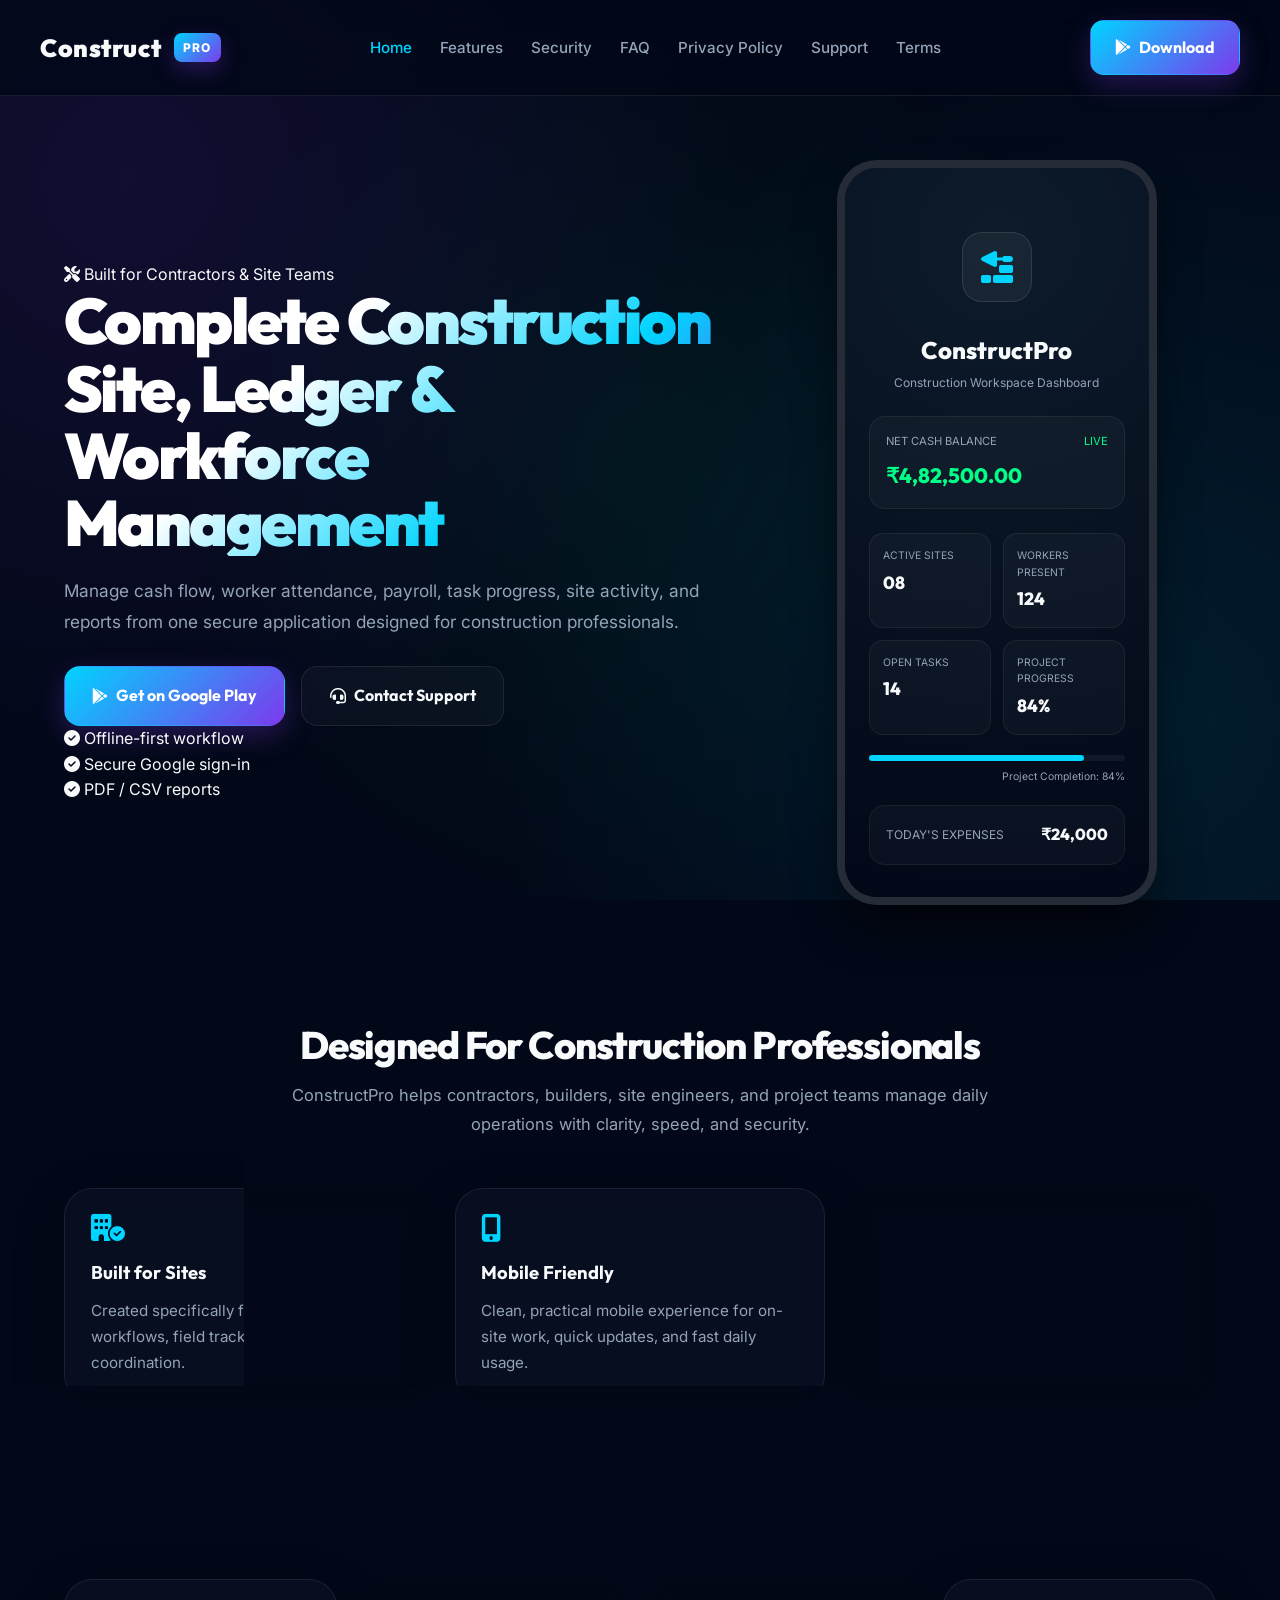
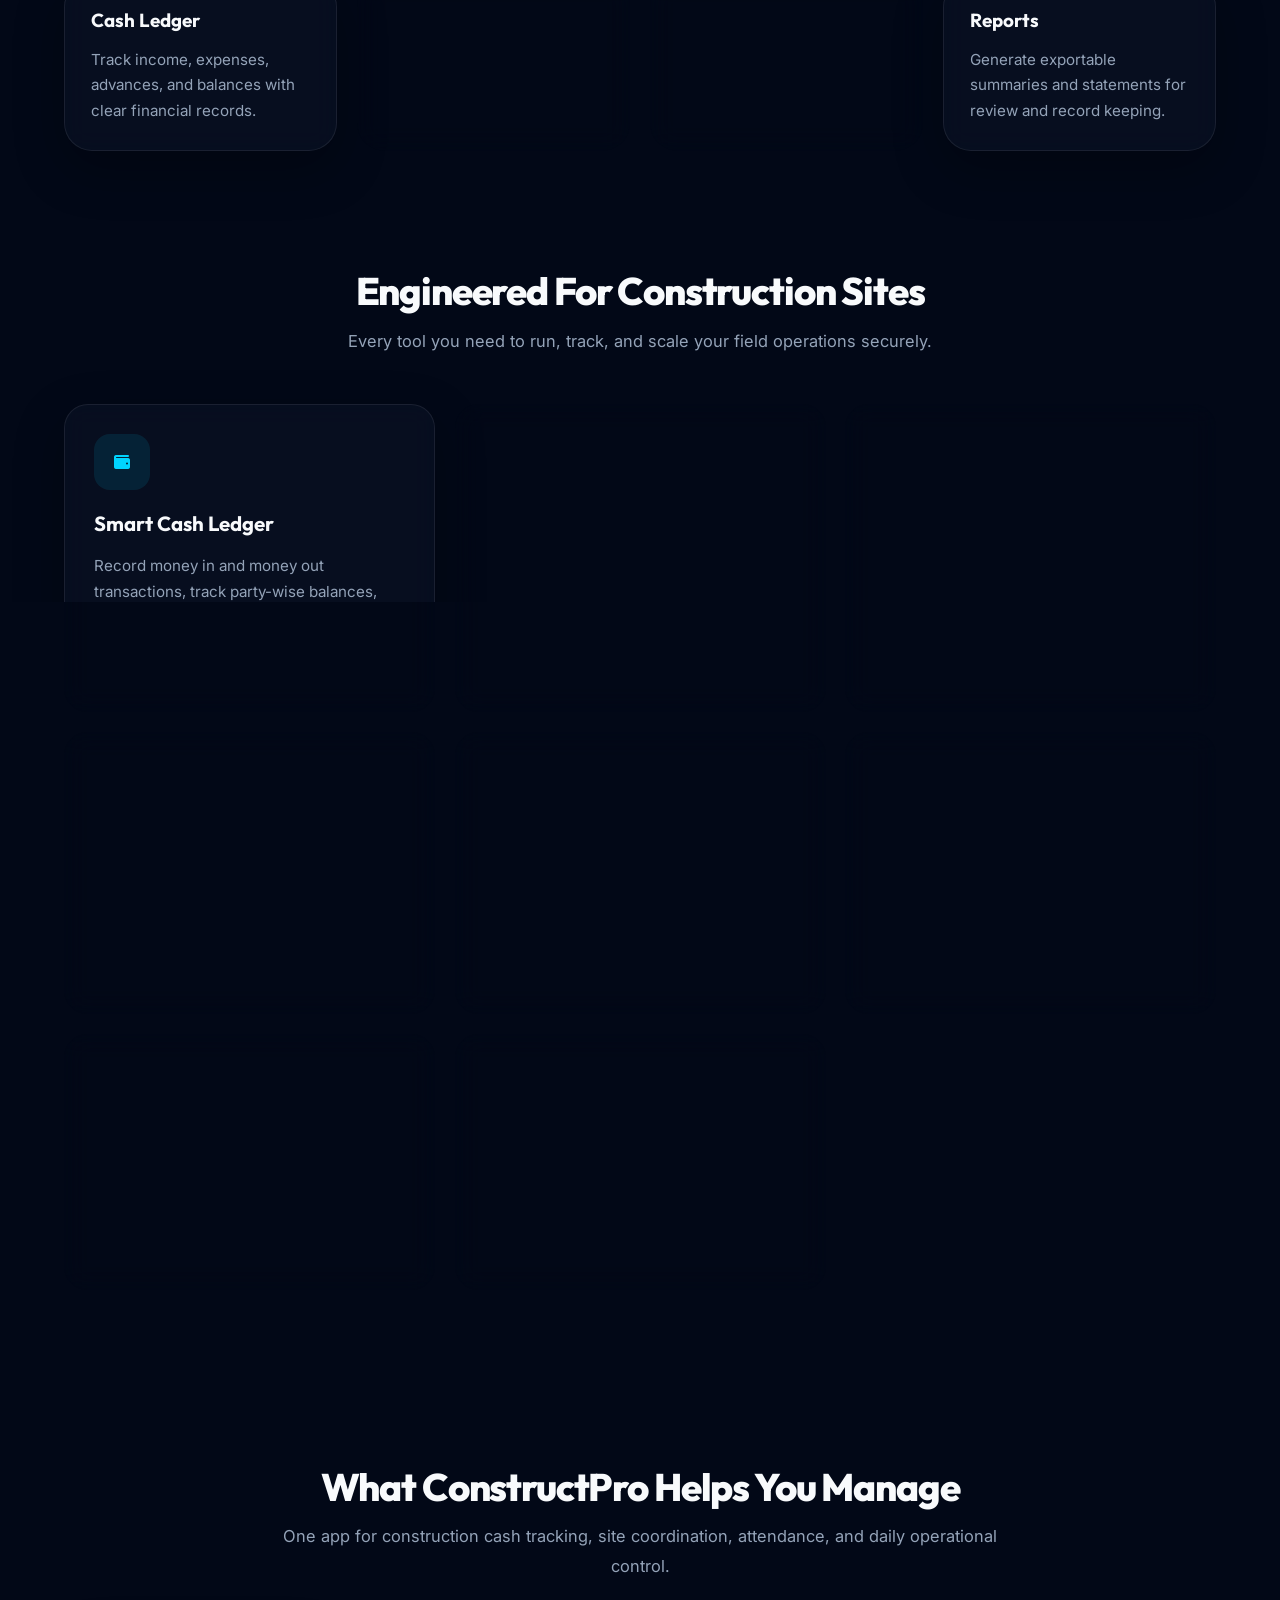
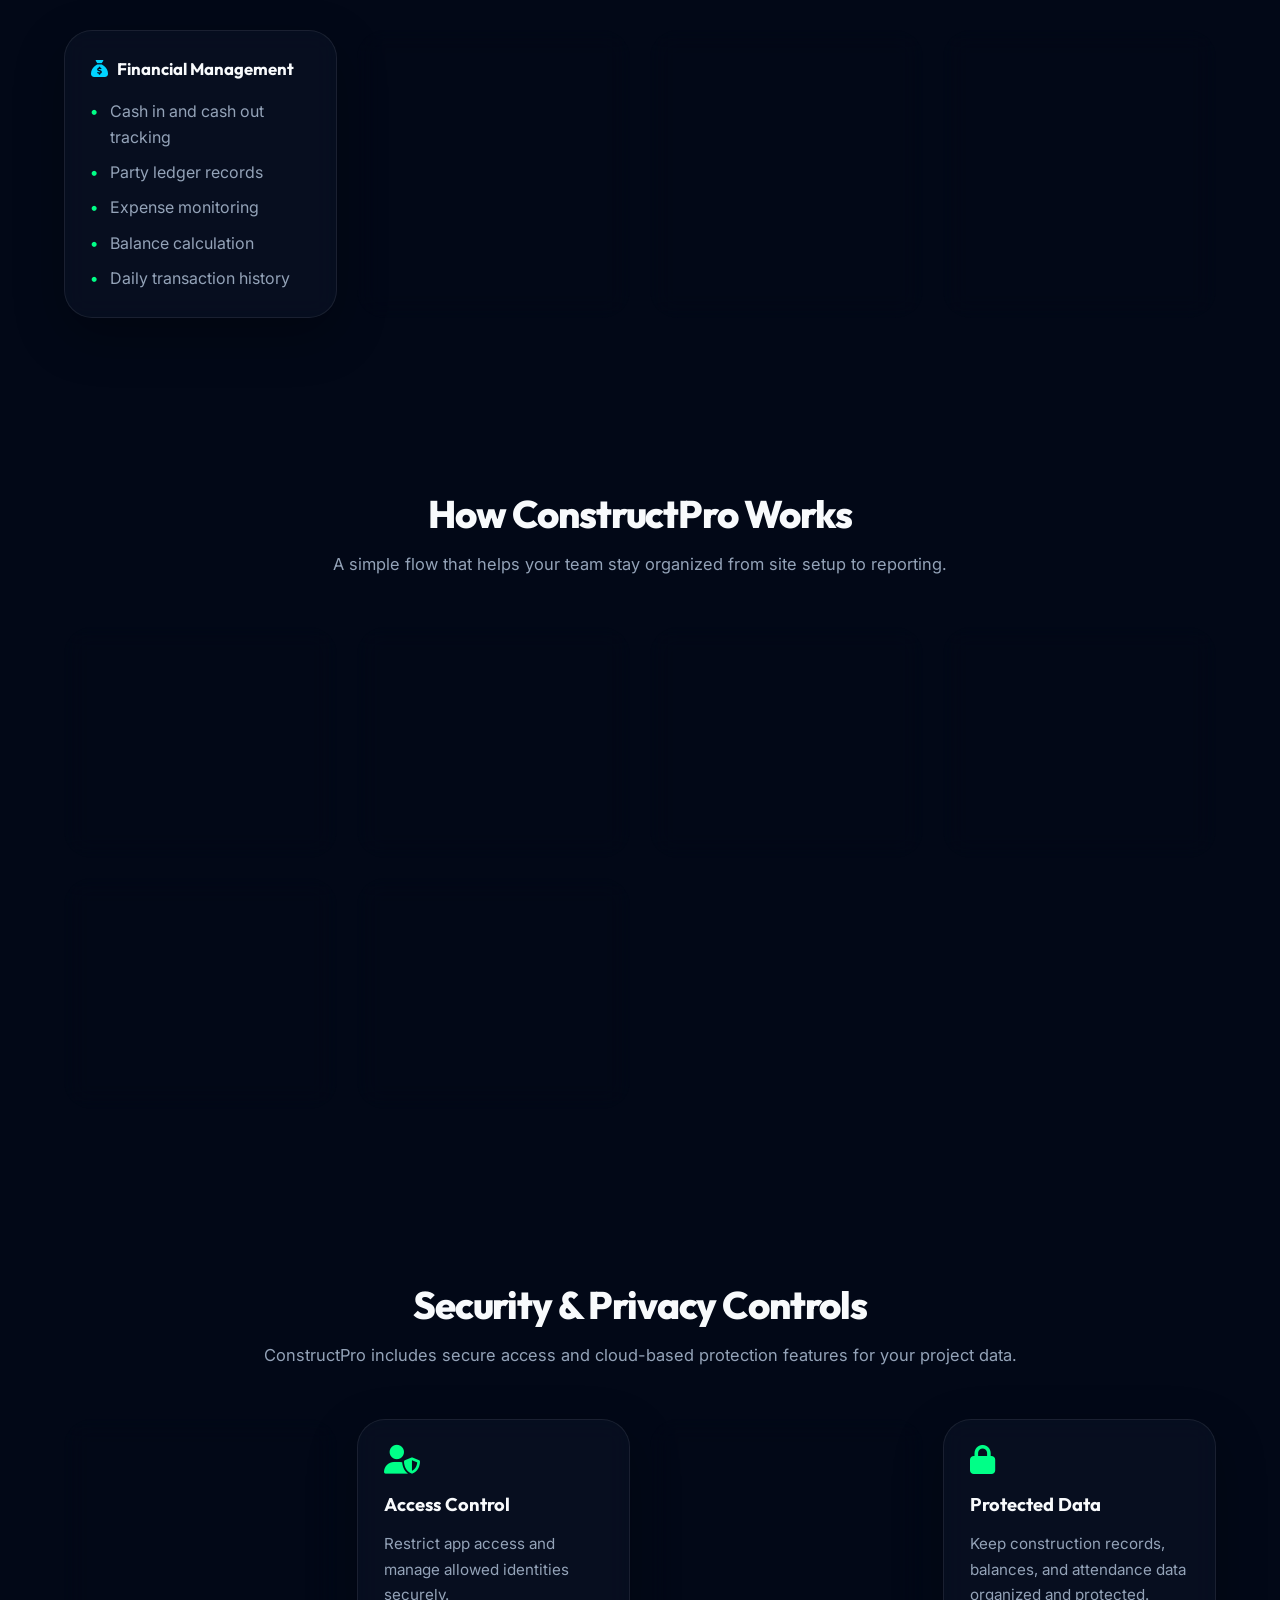
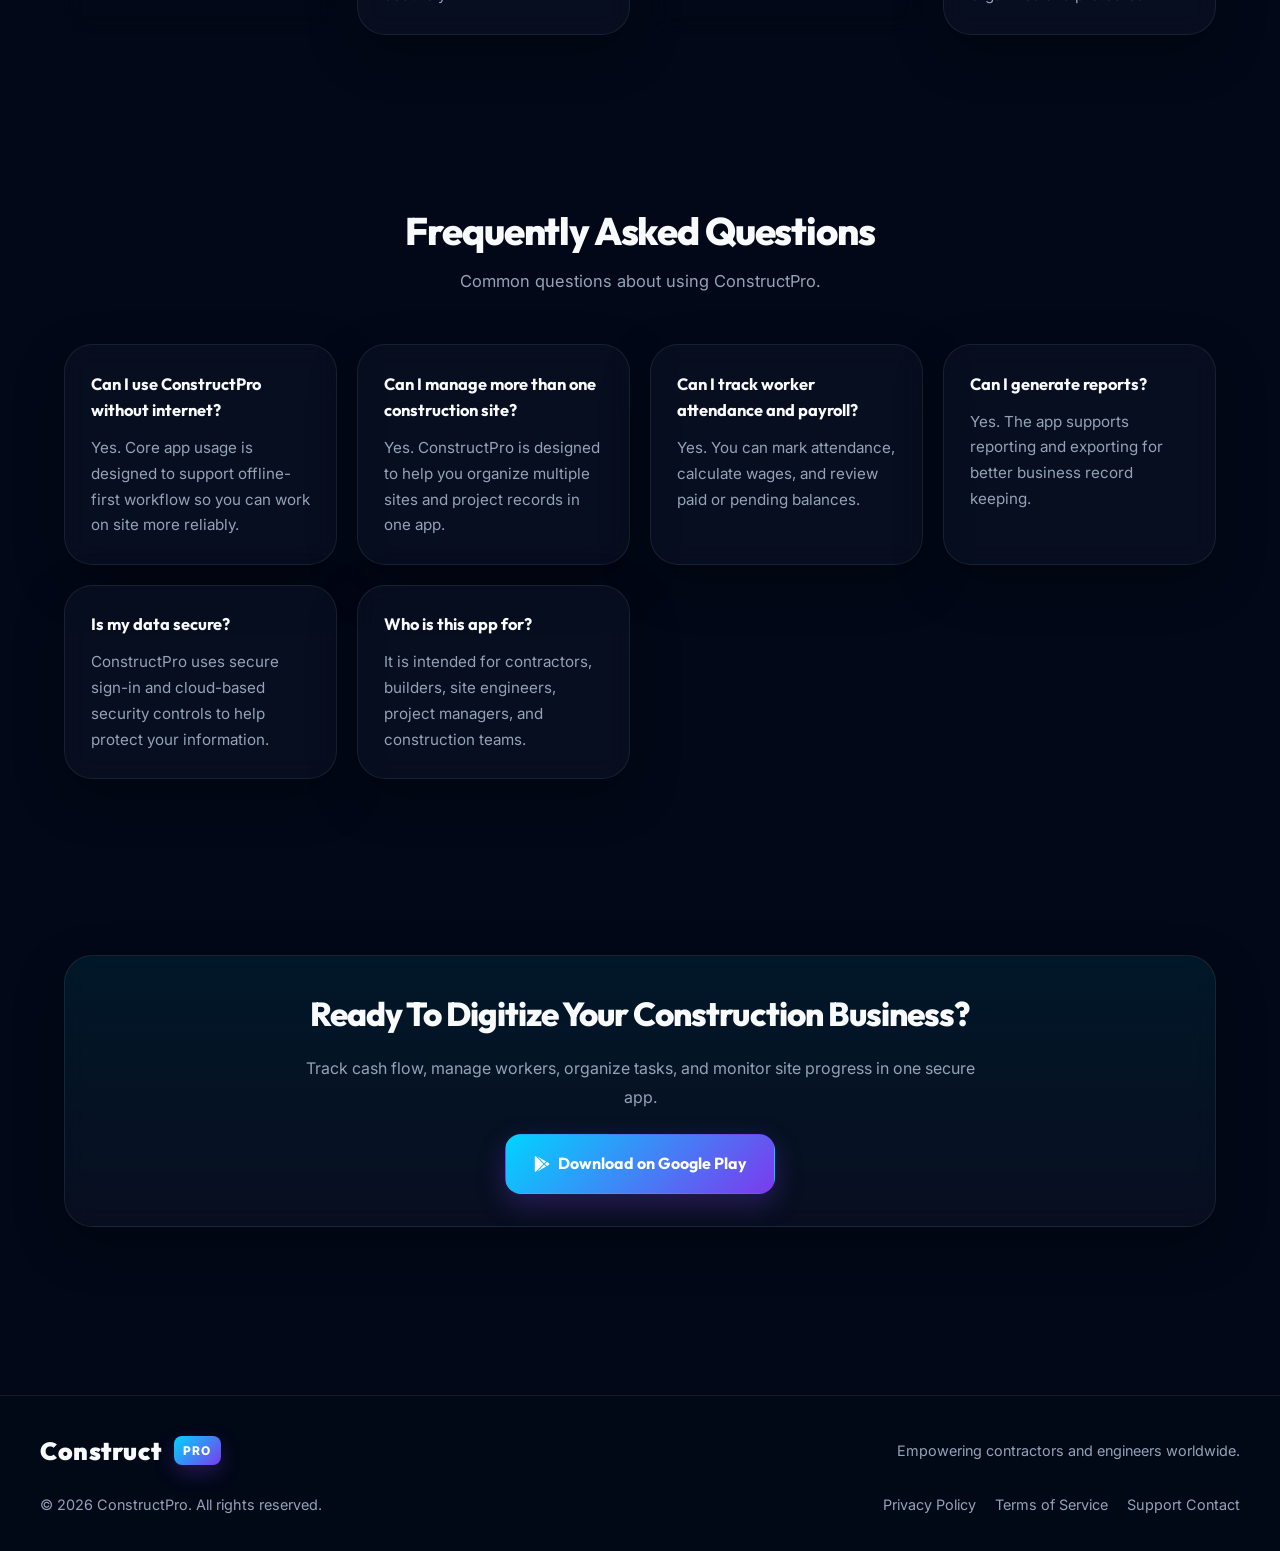
<file: docs/index.html>
<!DOCTYPE html>
<html lang="en">
<head>
    <meta charset="UTF-8">
    <meta name="viewport" content="width=device-width, initial-scale=1.0">
    <title>ConstructPro - Construction Site, Ledger & Team Management</title>
    <meta name="description" content="ConstructPro is an all-in-one construction management app for cash ledger tracking, site tasks, worker attendance, payroll, reports, and secure cloud-backed operations.">
    <meta name="keywords" content="construction app, site management, ledger app, attendance app, payroll management, contractor app, construction dashboard, project management">
    <meta name="theme-color" content="#0B1220">
    <link rel="canonical" href="index.html">
    <link rel="stylesheet" href="style.css">
    <link rel="preconnect" href="https://cdnjs.cloudflare.com">
    <!-- FontAwesome for beautiful icons -->
    <link rel="stylesheet" href="https://cdnjs.cloudflare.com/ajax/libs/font-awesome/6.4.0/css/all.min.css">
</head>
<body>

    <!-- Header / Navigation -->
    <header>
        <div class="nav-container">
            <a href="index.html" class="logo-section" aria-label="ConstructPro home">
                <span class="logo-text">Construct</span>
                <span class="logo-badge">PRO</span>
            </a>

            <ul class="nav-links">
                <li><a href="index.html" class="active">Home</a></li>
                <li><a href="#features">Features</a></li>
                <li><a href="#security">Security</a></li>
                <li><a href="#faq">FAQ</a></li>
                <li><a href="privacy.html">Privacy Policy</a></li>
                <li><a href="support.html">Support</a></li>
                <li><a href="terms.html">Terms</a></li>
            </ul>

            <a href="https://play.google.com/store/apps/details?id=com.aistudio.constructpro.kgrmqd"
               class="btn btn-primary"
               target="_blank"
               rel="noopener noreferrer">
                <i class="fa-brands fa-google-play"></i> Download
            </a>
        </div>
    </header>

    <main>

        <!-- Hero Section -->
        <section class="hero">
            <div class="hero-content">
                <div class="hero-kicker">
                    <span class="hero-pill"><i class="fa-solid fa-screwdriver-wrench"></i> Built for Contractors & Site Teams</span>
                </div>

                <h1>Complete Construction Site, Ledger & Workforce Management</h1>

                <p>
                    Manage cash flow, worker attendance, payroll, task progress, site activity, and reports from one secure application designed for construction professionals.
                </p>

                <div class="hero-actions">
                    <a href="https://play.google.com/store/apps/details?id=com.aistudio.constructpro.kgrmqd"
                       class="btn btn-primary btn-lg"
                       target="_blank"
                       rel="noopener noreferrer">
                        <i class="fa-brands fa-google-play"></i> Get on Google Play
                    </a>
                    <a href="support.html" class="btn btn-secondary btn-lg">
                        <i class="fa-solid fa-headset"></i> Contact Support
                    </a>
                </div>

                <div class="hero-meta">
                    <div class="hero-meta-item">
                        <i class="fa-solid fa-circle-check"></i>
                        <span>Offline-first workflow</span>
                    </div>
                    <div class="hero-meta-item">
                        <i class="fa-solid fa-circle-check"></i>
                        <span>Secure Google sign-in</span>
                    </div>
                    <div class="hero-meta-item">
                        <i class="fa-solid fa-circle-check"></i>
                        <span>PDF / CSV reports</span>
                    </div>
                </div>
            </div>

            <div class="hero-preview">
                <!-- Glassmorphic Device Mockup -->
                <div class="device-mockup">
                    <div class="device-screen-mock">
                        <div class="device-logo" style="margin-top: 2rem;">
                            <i class="fa-solid fa-trowel-bricks" style="font-size: 2rem; color: #00D4FF;"></i>
                        </div>

                        <div style="text-align: center; margin-top: 1rem;">
                            <h3 style="font-family: 'Outfit', sans-serif; font-size: 1.5rem; font-weight: 800;">ConstructPro</h3>
                            <p style="font-size: 0.75rem; color: #94A3B8; margin-top: 0.25rem;">Construction Workspace Dashboard</p>
                        </div>

                        <div style="width: 100%; padding: 1rem; background: rgba(255,255,255,0.03); border: 1px solid rgba(255,255,255,0.06); border-radius: 16px; margin: 1.5rem 0;">
                            <div style="display: flex; justify-content: space-between; font-size: 0.7rem; color: #94A3B8; margin-bottom: 0.5rem;">
                                <span>NET CASH BALANCE</span>
                                <span style="color: #00FF87;">LIVE</span>
                            </div>
                            <h4 style="font-family: 'Outfit', sans-serif; font-size: 1.3rem; font-weight: 800; color: #00FF87;">₹4,82,500.00</h4>
                        </div>

                        <div style="width: 100%; display: grid; grid-template-columns: 1fr 1fr; gap: 0.75rem; margin-bottom: 1.25rem;">
                            <div style="padding: 0.85rem; background: rgba(255,255,255,0.03); border: 1px solid rgba(255,255,255,0.06); border-radius: 14px;">
                                <div style="font-size: 0.65rem; color: #94A3B8; margin-bottom: 0.25rem;">ACTIVE SITES</div>
                                <div style="font-family: 'Outfit', sans-serif; font-size: 1.1rem; font-weight: 800;">08</div>
                            </div>
                            <div style="padding: 0.85rem; background: rgba(255,255,255,0.03); border: 1px solid rgba(255,255,255,0.06); border-radius: 14px;">
                                <div style="font-size: 0.65rem; color: #94A3B8; margin-bottom: 0.25rem;">WORKERS PRESENT</div>
                                <div style="font-family: 'Outfit', sans-serif; font-size: 1.1rem; font-weight: 800;">124</div>
                            </div>
                            <div style="padding: 0.85rem; background: rgba(255,255,255,0.03); border: 1px solid rgba(255,255,255,0.06); border-radius: 14px;">
                                <div style="font-size: 0.65rem; color: #94A3B8; margin-bottom: 0.25rem;">OPEN TASKS</div>
                                <div style="font-family: 'Outfit', sans-serif; font-size: 1.1rem; font-weight: 800;">14</div>
                            </div>
                            <div style="padding: 0.85rem; background: rgba(255,255,255,0.03); border: 1px solid rgba(255,255,255,0.06); border-radius: 14px;">
                                <div style="font-size: 0.65rem; color: #94A3B8; margin-bottom: 0.25rem;">PROJECT PROGRESS</div>
                                <div style="font-family: 'Outfit', sans-serif; font-size: 1.1rem; font-weight: 800;">84%</div>
                            </div>
                        </div>

                        <div style="width: 100%; display: flex; flex-direction: column; gap: 0.50rem; margin-bottom: 1.25rem;">
                            <div style="height: 6px; width: 100%; background: rgba(255,255,255,0.05); border-radius: 3px;">
                                <div style="height: 100%; width: 84%; background: var(--accent-cyan); border-radius: 3px;"></div>
                            </div>
                            <span style="font-size: 0.65rem; color: #94A3B8; text-align: right;">Project Completion: 84%</span>
                        </div>

                        <div style="width: 100%; padding: 1rem; background: rgba(255,255,255,0.03); border: 1px solid rgba(255,255,255,0.06); border-radius: 16px;">
                            <div style="display: flex; justify-content: space-between; align-items: center;">
                                <span style="font-size: 0.75rem; color: #94A3B8;">TODAY'S EXPENSES</span>
                                <span style="font-family: 'Outfit', sans-serif; font-weight: 800;">₹24,000</span>
                            </div>
                        </div>
                    </div>
                </div>
            </div>
        </section>

        <!-- App Overview -->
        <section class="overview-section">
            <div class="section-header">
                <h2>Designed For Construction Professionals</h2>
                <p>
                    ConstructPro helps contractors, builders, site engineers, and project teams manage daily operations with clarity, speed, and security.
                </p>
            </div>

            <div class="overview-grid">
                <div class="overview-card">
                    <i class="fa-solid fa-building-circle-check"></i>
                    <h3>Built for Sites</h3>
                    <p>Created specifically for construction workflows, field tracking, and project-level coordination.</p>
                </div>
                <div class="overview-card">
                    <i class="fa-solid fa-mobile-screen-button"></i>
                    <h3>Mobile Friendly</h3>
                    <p>Clean, practical mobile experience for on-site work, quick updates, and fast daily usage.</p>
                </div>
                <div class="overview-card">
                    <i class="fa-solid fa-cloud-arrow-up"></i>
                    <h3>Secure Cloud Support</h3>
                    <p>Use cloud-backed security controls for access management and safer business operations.</p>
                </div>
            </div>
        </section>

        <!-- Highlights / Statistics -->
        <section class="stats-section">
            <div class="stats-grid">
                <div class="stat-card">
                    <h3>Cash Ledger</h3>
                    <p>Track income, expenses, advances, and balances with clear financial records.</p>
                </div>
                <div class="stat-card">
                    <h3>Attendance</h3>
                    <p>Record worker presence, half-day, absent, and overtime entries with ease.</p>
                </div>
                <div class="stat-card">
                    <h3>Payroll</h3>
                    <p>Maintain wage calculations, paid amounts, and pending salary balances.</p>
                </div>
                <div class="stat-card">
                    <h3>Reports</h3>
                    <p>Generate exportable summaries and statements for review and record keeping.</p>
                </div>
            </div>
        </section>

        <!-- Features Section -->
        <section id="features" class="features-section">
            <div class="section-header">
                <h2>Engineered For Construction Sites</h2>
                <p>Every tool you need to run, track, and scale your field operations securely.</p>
            </div>

            <div class="features-grid">

                <!-- Feature 1 -->
                <div class="feature-card">
                    <div class="feature-icon-box">
                        <i class="fa-solid fa-wallet"></i>
                    </div>
                    <h3>Smart Cash Ledger</h3>
                    <p>
                        Record money in and money out transactions, track party-wise balances, categorize entries by purpose, search records quickly, and maintain a clear daily cash history.
                    </p>
                </div>

                <!-- Feature 2 -->
                <div class="feature-card violet">
                    <div class="feature-icon-box">
                        <i class="fa-solid fa-list-check"></i>
                    </div>
                    <h3>Task & Work Tracking</h3>
                    <p>
                        Assign construction tasks to supervisors and team members, set due dates, mark progress status, and monitor overdue work to keep project activity organized.
                    </p>
                </div>

                <!-- Feature 3 -->
                <div class="feature-card green">
                    <div class="feature-icon-box">
                        <i class="fa-solid fa-users"></i>
                    </div>
                    <h3>Attendance & Payroll</h3>
                    <p>
                        Mark worker attendance as present, absent, half-day, or overtime. Calculate wages, track paid amounts, and review pending salary balances accurately.
                    </p>
                </div>

                <!-- Feature 4 -->
                <div class="feature-card pink">
                    <div class="feature-icon-box">
                        <i class="fa-solid fa-shield-halved"></i>
                    </div>
                    <h3>Secure Access Control</h3>
                    <p>
                        Protect app access with Google sign-in, restricted user access, and cloud-based security controls to help keep project data safe and private.
                    </p>
                </div>

                <!-- Feature 5 -->
                <div class="feature-card">
                    <div class="feature-icon-box">
                        <i class="fa-solid fa-diagram-project"></i>
                    </div>
                    <h3>Site Management</h3>
                    <p>
                        Manage multiple construction sites, organize project records by location, and keep site-level operations grouped in one place.
                    </p>
                </div>

                <!-- Feature 6 -->
                <div class="feature-card violet">
                    <div class="feature-icon-box">
                        <i class="fa-solid fa-chart-line"></i>
                    </div>
                    <h3>Analytics Dashboard</h3>
                    <p>
                        Review financial performance, attendance trends, task progress, and project completion status using simple visual summaries.
                    </p>
                </div>

                <!-- Feature 7 -->
                <div class="feature-card green">
                    <div class="feature-icon-box">
                        <i class="fa-solid fa-file-export"></i>
                    </div>
                    <h3>Reports & Export</h3>
                    <p>
                        Generate professional PDF statements and CSV exports for accounting, record keeping, and sharing project summaries.
                    </p>
                </div>

                <!-- Feature 8 -->
                <div class="feature-card pink">
                    <div class="feature-icon-box">
                        <i class="fa-solid fa-cloud"></i>
                    </div>
                    <h3>Cloud Backup & Sync</h3>
                    <p>
                        Use secure cloud support for better data protection, remote access control, and reliable app usage across devices.
                    </p>
                </div>

            </div>
        </section>

        <!-- App Details Section -->
        <section class="details-section">
            <div class="section-header">
                <h2>What ConstructPro Helps You Manage</h2>
                <p>
                    One app for construction cash tracking, site coordination, attendance, and daily operational control.
                </p>
            </div>

            <div class="details-grid">
                <div class="details-card">
                    <h3><i class="fa-solid fa-sack-dollar"></i> Financial Management</h3>
                    <ul>
                        <li>Cash in and cash out tracking</li>
                        <li>Party ledger records</li>
                        <li>Expense monitoring</li>
                        <li>Balance calculation</li>
                        <li>Daily transaction history</li>
                    </ul>
                </div>

                <div class="details-card">
                    <h3><i class="fa-solid fa-helmet-safety"></i> Workforce Management</h3>
                    <ul>
                        <li>Attendance marking</li>
                        <li>Half-day and overtime support</li>
                        <li>Worker wage tracking</li>
                        <li>Pending balance review</li>
                        <li>Payroll records</li>
                    </ul>
                </div>

                <div class="details-card">
                    <h3><i class="fa-solid fa-clipboard-list"></i> Project Operations</h3>
                    <ul>
                        <li>Task assignment</li>
                        <li>Due date tracking</li>
                        <li>Progress status control</li>
                        <li>Site-level organization</li>
                        <li>Completion monitoring</li>
                    </ul>
                </div>

                <div class="details-card">
                    <h3><i class="fa-solid fa-receipt"></i> Reporting & Records</h3>
                    <ul>
                        <li>PDF report generation</li>
                        <li>CSV export support</li>
                        <li>Searchable records</li>
                        <li>Statement generation</li>
                        <li>Business documentation</li>
                    </ul>
                </div>
            </div>
        </section>

        <!-- How it Works -->
        <section class="workflow-section">
            <div class="section-header">
                <h2>How ConstructPro Works</h2>
                <p>A simple flow that helps your team stay organized from site setup to reporting.</p>
            </div>

            <div class="workflow-grid">
                <div class="workflow-step">
                    <span class="workflow-number">01</span>
                    <h3>Create Site</h3>
                    <p>Start by creating your construction site or project entry.</p>
                </div>
                <div class="workflow-step">
                    <span class="workflow-number">02</span>
                    <h3>Add Workers</h3>
                    <p>Record team members, laborers, and site supervisors.</p>
                </div>
                <div class="workflow-step">
                    <span class="workflow-number">03</span>
                    <h3>Track Attendance</h3>
                    <p>Mark present, absent, half-day, and overtime entries daily.</p>
                </div>
                <div class="workflow-step">
                    <span class="workflow-number">04</span>
                    <h3>Manage Ledger</h3>
                    <p>Record income and expenses to maintain accurate balances.</p>
                </div>
                <div class="workflow-step">
                    <span class="workflow-number">05</span>
                    <h3>Assign Tasks</h3>
                    <p>Keep site work organized with deadlines and progress tracking.</p>
                </div>
                <div class="workflow-step">
                    <span class="workflow-number">06</span>
                    <h3>Generate Reports</h3>
                    <p>Export summaries, statements, and records whenever needed.</p>
                </div>
            </div>
        </section>

        <!-- Security Section -->
        <section id="security" class="security-section">
            <div class="section-header">
                <h2>Security & Privacy Controls</h2>
                <p>ConstructPro includes secure access and cloud-based protection features for your project data.</p>
            </div>

            <div class="security-grid">
                <div class="security-card">
                    <i class="fa-solid fa-right-to-bracket"></i>
                    <h3>Google Sign-In</h3>
                    <p>Use secure authentication to reduce unauthorized access.</p>
                </div>
                <div class="security-card">
                    <i class="fa-solid fa-user-shield"></i>
                    <h3>Access Control</h3>
                    <p>Restrict app access and manage allowed identities securely.</p>
                </div>
                <div class="security-card">
                    <i class="fa-solid fa-database"></i>
                    <h3>Cloud Security</h3>
                    <p>Use Firebase-backed security controls for safer app data handling.</p>
                </div>
                <div class="security-card">
                    <i class="fa-solid fa-lock"></i>
                    <h3>Protected Data</h3>
                    <p>Keep construction records, balances, and attendance data organized and protected.</p>
                </div>
            </div>
        </section>

        <!-- FAQ Section -->
        <section id="faq" class="faq-section">
            <div class="section-header">
                <h2>Frequently Asked Questions</h2>
                <p>Common questions about using ConstructPro.</p>
            </div>

            <div class="faq-grid">
                <div class="faq-item">
                    <h3>Can I use ConstructPro without internet?</h3>
                    <p>Yes. Core app usage is designed to support offline-first workflow so you can work on site more reliably.</p>
                </div>

                <div class="faq-item">
                    <h3>Can I manage more than one construction site?</h3>
                    <p>Yes. ConstructPro is designed to help you organize multiple sites and project records in one app.</p>
                </div>

                <div class="faq-item">
                    <h3>Can I track worker attendance and payroll?</h3>
                    <p>Yes. You can mark attendance, calculate wages, and review paid or pending balances.</p>
                </div>

                <div class="faq-item">
                    <h3>Can I generate reports?</h3>
                    <p>Yes. The app supports reporting and exporting for better business record keeping.</p>
                </div>

                <div class="faq-item">
                    <h3>Is my data secure?</h3>
                    <p>ConstructPro uses secure sign-in and cloud-based security controls to help protect your information.</p>
                </div>

                <div class="faq-item">
                    <h3>Who is this app for?</h3>
                    <p>It is intended for contractors, builders, site engineers, project managers, and construction teams.</p>
                </div>
            </div>
        </section>

        <!-- Download CTA -->
        <section class="download-section">
            <div class="download-box">
                <h2>Ready To Digitize Your Construction Business?</h2>
                <p>
                    Track cash flow, manage workers, organize tasks, and monitor site progress in one secure app.
                </p>
                <a href="https://play.google.com/store/apps/details?id=com.aistudio.constructpro.kgrmqd"
                   class="btn btn-primary btn-lg"
                   target="_blank"
                   rel="noopener noreferrer">
                    <i class="fa-brands fa-google-play"></i> Download on Google Play
                </a>
            </div>
        </section>

    </main>

    <!-- Footer -->
    <footer>
        <div class="footer-container">
            <div class="footer-top">
                <a href="index.html" class="logo-section" aria-label="ConstructPro home">
                    <span class="logo-text">Construct</span>
                    <span class="logo-badge">PRO</span>
                </a>
                <span style="color: #94A3B8; font-size: 0.9rem;">Empowering contractors and engineers worldwide.</span>
            </div>

            <div class="footer-bottom">
                <p>&copy; 2026 ConstructPro. All rights reserved.</p>
                <div class="footer-bottom-links">
                    <a href="privacy.html">Privacy Policy</a>
                    <a href="terms.html">Terms of Service</a>
                    <a href="support.html">Support Contact</a>
                </div>
            </div>
        </div>
    </footer>

</body>
</html>
</file>
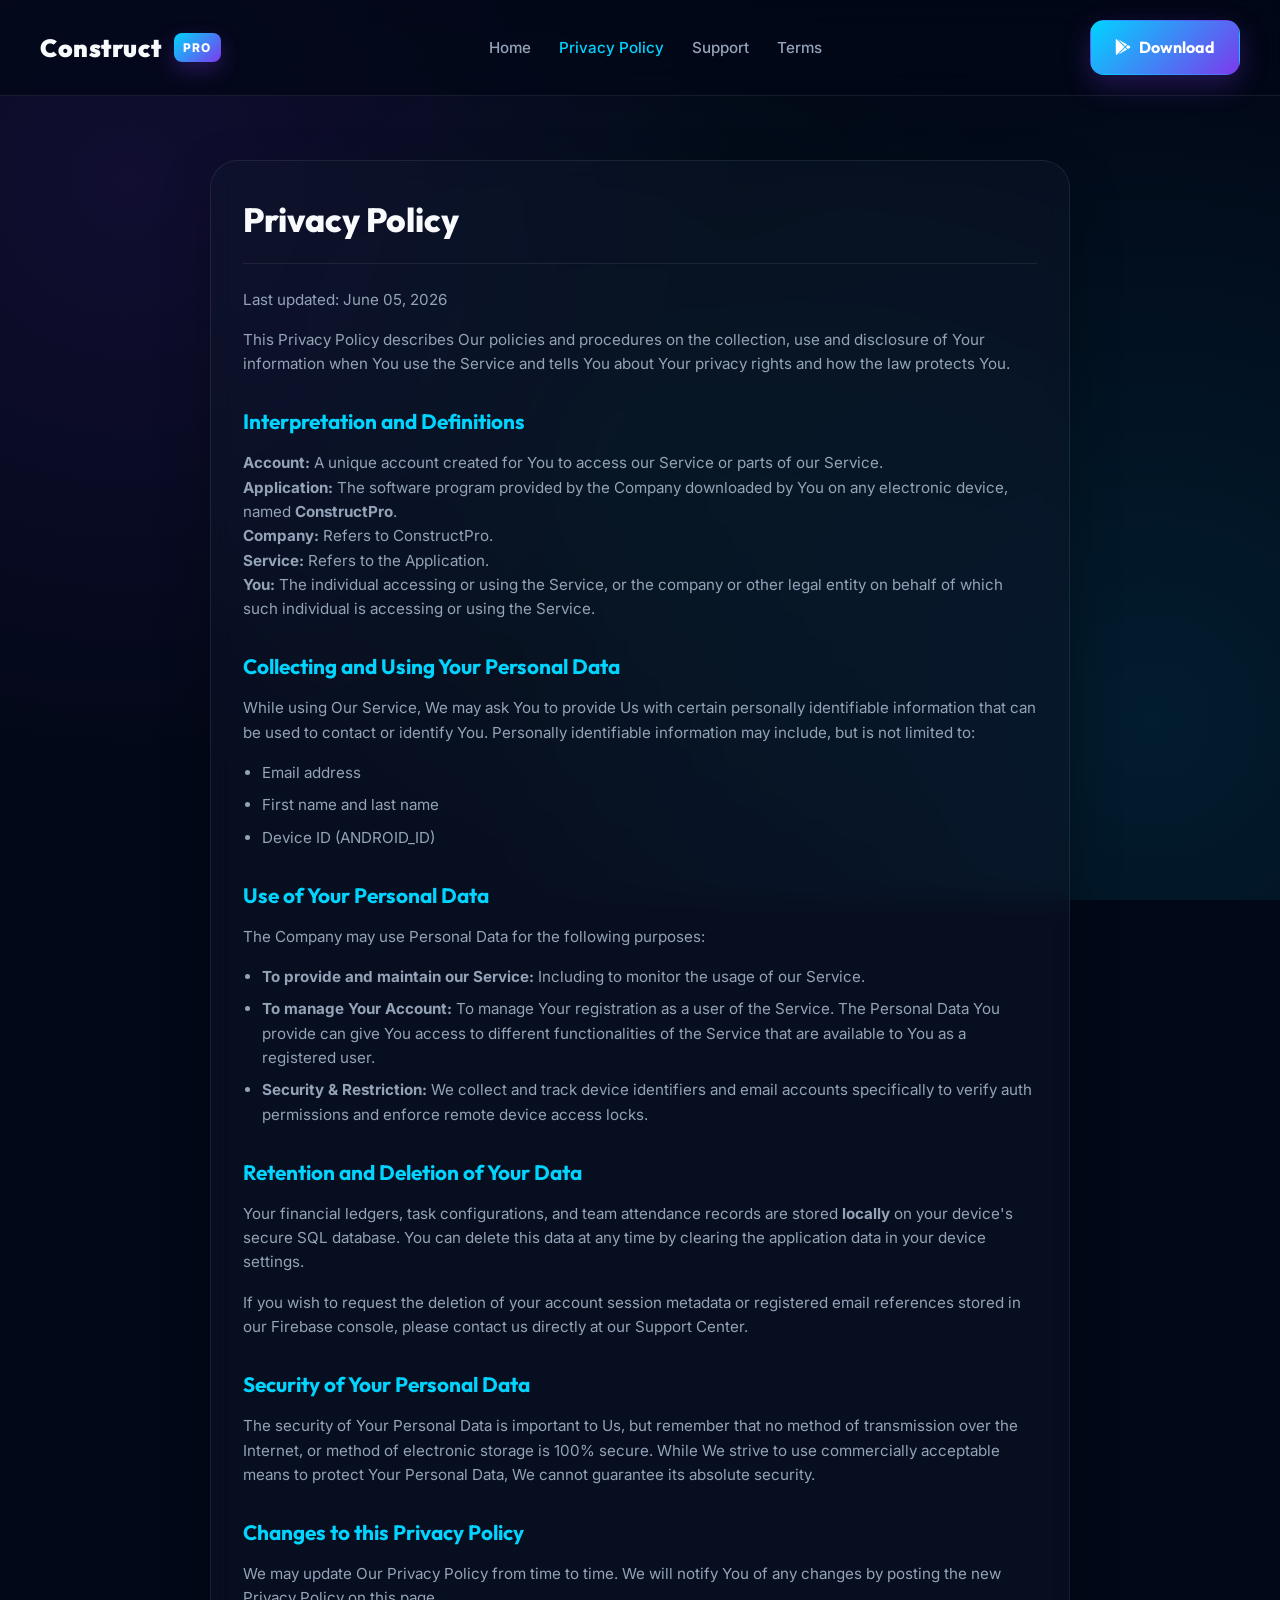
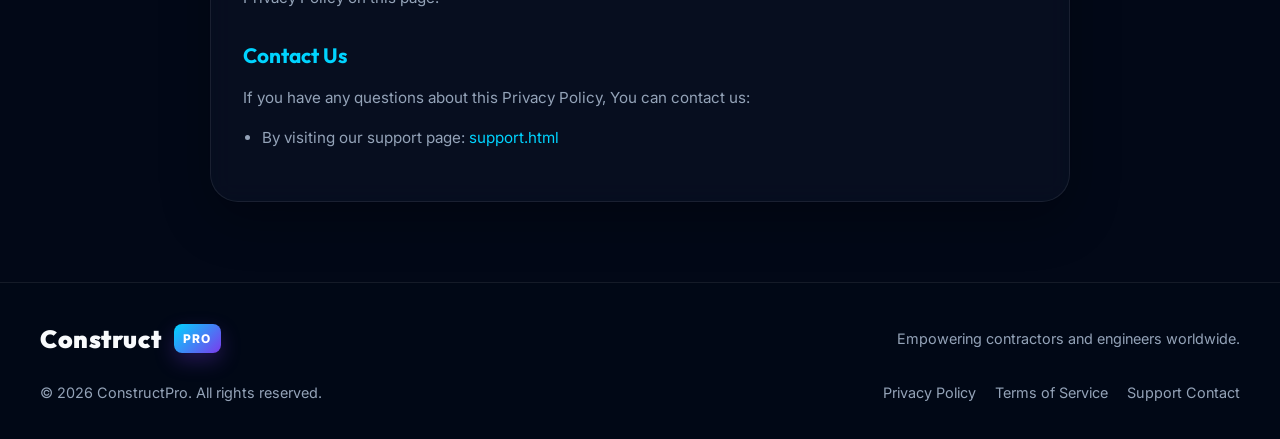
<file: docs/privacy.html>
<!DOCTYPE html>
<html lang="en">
<head>
    <meta charset="UTF-8">
    <meta name="viewport" content="width=device-width, initial-scale=1.0">
    <title>Privacy Policy - ConstructPro</title>
    <link rel="stylesheet" href="style.css">
    <link rel="stylesheet" href="https://cdnjs.cloudflare.com/ajax/libs/font-awesome/6.4.0/css/all.min.css">
</head>
<body>

    <!-- Header / Navigation -->
    <header>
        <div class="nav-container">
            <a href="index.html" class="logo-section">
                <span class="logo-text">Construct</span>
                <span class="logo-badge">PRO</span>
            </a>
            <ul class="nav-links">
                <li><a href="index.html">Home</a></li>
                <li><a href="privacy.html" class="active">Privacy Policy</a></li>
                <li><a href="support.html">Support</a></li>
                <li><a href="terms.html">Terms</a></li>
            </ul>
            <a href="https://play.google.com/store/apps/details?id=com.aistudio.constructpro.kgrmqd" class="btn btn-primary" target="_blank">
                <i class="fa-brands fa-google-play"></i> Download
            </a>
        </div>
    </header>

    <!-- Content Container -->
    <main class="doc-container">
        <h1>Privacy Policy</h1>
        <div class="doc-content">
            <p>Last updated: June 05, 2026</p>
            <p>
                This Privacy Policy describes Our policies and procedures on the collection, use and disclosure of Your information when You use the Service and tells You about Your privacy rights and how the law protects You.
            </p>
            
            <h2>Interpretation and Definitions</h2>
            <p>
                <strong>Account:</strong> A unique account created for You to access our Service or parts of our Service.<br>
                <strong>Application:</strong> The software program provided by the Company downloaded by You on any electronic device, named <strong>ConstructPro</strong>.<br>
                <strong>Company:</strong> Refers to ConstructPro.<br>
                <strong>Service:</strong> Refers to the Application.<br>
                <strong>You:</strong> The individual accessing or using the Service, or the company or other legal entity on behalf of which such individual is accessing or using the Service.
            </p>

            <h2>Collecting and Using Your Personal Data</h2>
            <p>While using Our Service, We may ask You to provide Us with certain personally identifiable information that can be used to contact or identify You. Personally identifiable information may include, but is not limited to:</p>
            <ul>
                <li>Email address</li>
                <li>First name and last name</li>
                <li>Device ID (ANDROID_ID)</li>
            </ul>

            <h2>Use of Your Personal Data</h2>
            <p>The Company may use Personal Data for the following purposes:</p>
            <ul>
                <li><strong>To provide and maintain our Service:</strong> Including to monitor the usage of our Service.</li>
                <li><strong>To manage Your Account:</strong> To manage Your registration as a user of the Service. The Personal Data You provide can give You access to different functionalities of the Service that are available to You as a registered user.</li>
                <li><strong>Security & Restriction:</strong> We collect and track device identifiers and email accounts specifically to verify auth permissions and enforce remote device access locks.</li>
            </ul>

            <h2>Retention and Deletion of Your Data</h2>
            <p>
                Your financial ledgers, task configurations, and team attendance records are stored <strong>locally</strong> on your device's secure SQL database. You can delete this data at any time by clearing the application data in your device settings. 
            </p>
            <p>
                If you wish to request the deletion of your account session metadata or registered email references stored in our Firebase console, please contact us directly at our Support Center.
            </p>

            <h2>Security of Your Personal Data</h2>
            <p>
                The security of Your Personal Data is important to Us, but remember that no method of transmission over the Internet, or method of electronic storage is 100% secure. While We strive to use commercially acceptable means to protect Your Personal Data, We cannot guarantee its absolute security.
            </p>

            <h2>Changes to this Privacy Policy</h2>
            <p>We may update Our Privacy Policy from time to time. We will notify You of any changes by posting the new Privacy Policy on this page.</p>

            <h2>Contact Us</h2>
            <p>If you have any questions about this Privacy Policy, You can contact us:</p>
            <ul>
                <li>By visiting our support page: <a href="support.html" style="color: var(--accent-cyan);">support.html</a></li>
            </ul>
        </div>
    </main>

    <!-- Footer -->
    <footer>
        <div class="footer-container">
            <div class="footer-top">
                <a href="index.html" class="logo-section">
                    <span class="logo-text">Construct</span>
                    <span class="logo-badge">PRO</span>
                </a>
                <span style="color: #94A3B8; font-size: 0.9rem;">Empowering contractors and engineers worldwide.</span>
            </div>
            <div class="footer-bottom">
                <p>&copy; 2026 ConstructPro. All rights reserved.</p>
                <div class="footer-bottom-links">
                    <a href="privacy.html">Privacy Policy</a>
                    <a href="terms.html">Terms of Service</a>
                    <a href="support.html">Support Contact</a>
                </div>
            </div>
        </div>
    </footer>

</body>
</html>
</file>
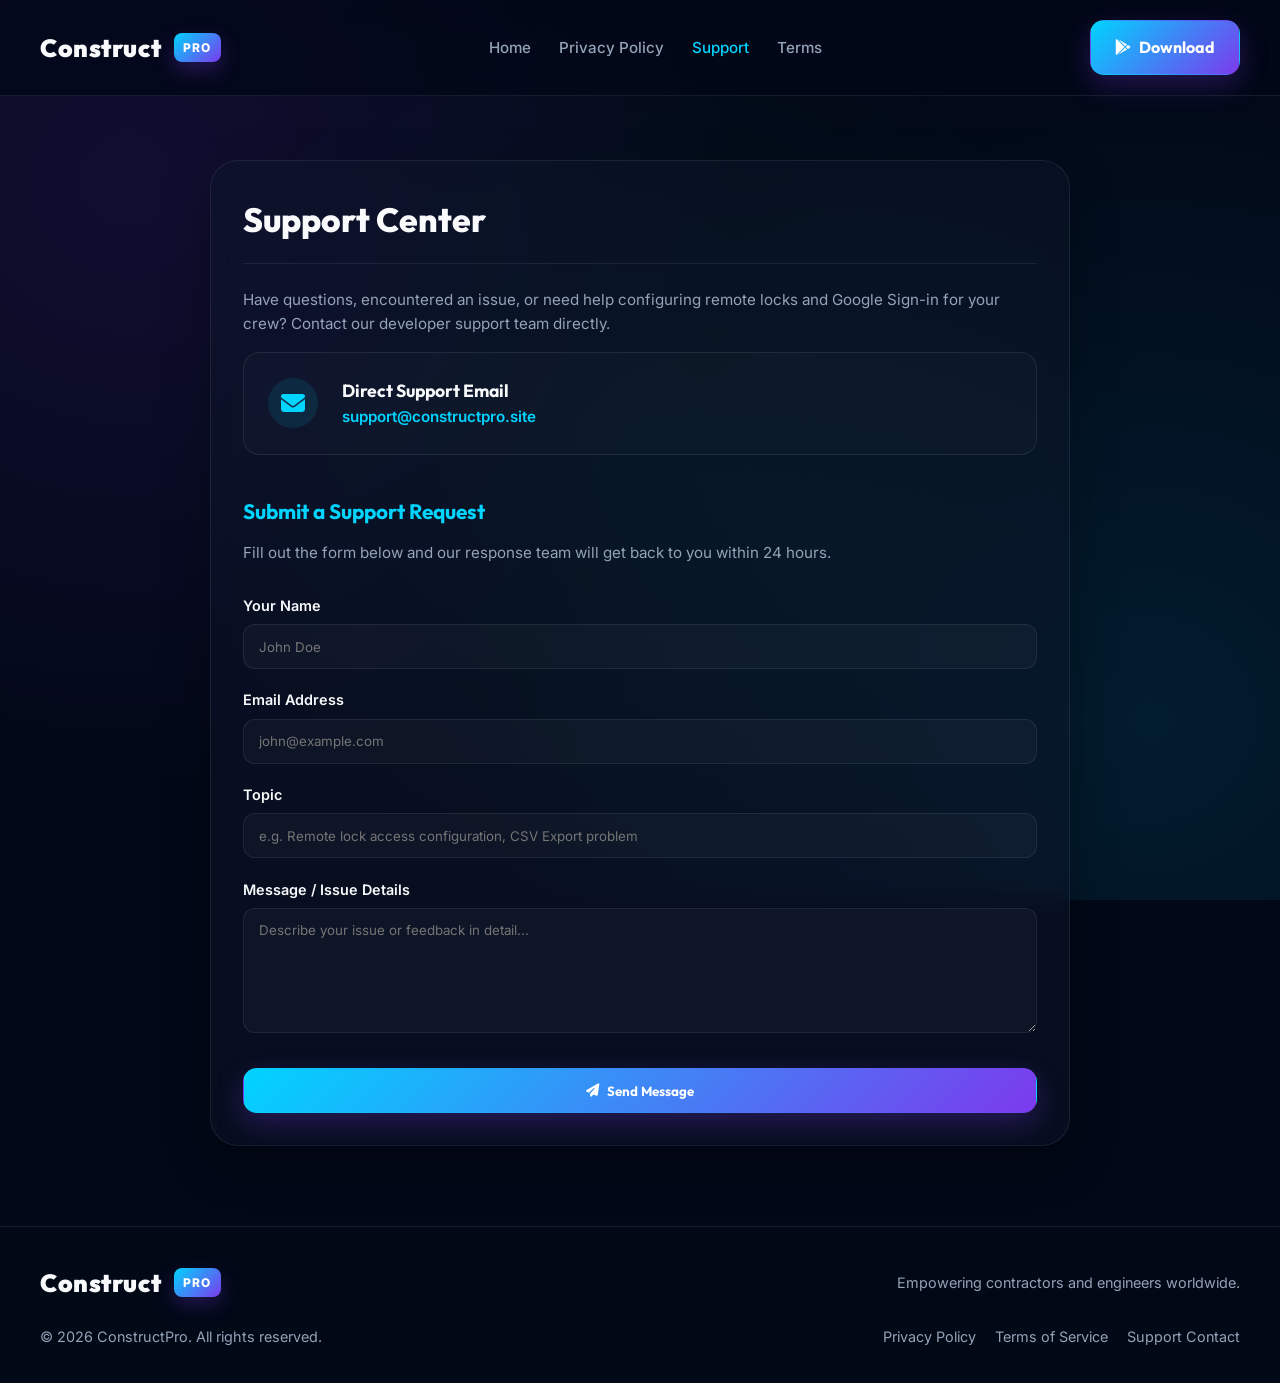
<file: docs/support.html>
<!DOCTYPE html>
<html lang="en">
<head>
    <meta charset="UTF-8">
    <meta name="viewport" content="width=device-width, initial-scale=1.0">
    <title>Support Center - ConstructPro</title>
    <link rel="stylesheet" href="style.css">
    <link rel="stylesheet" href="https://cdnjs.cloudflare.com/ajax/libs/font-awesome/6.4.0/css/all.min.css">
</head>
<body>

    <!-- Header / Navigation -->
    <header>
        <div class="nav-container">
            <a href="index.html" class="logo-section">
                <span class="logo-text">Construct</span>
                <span class="logo-badge">PRO</span>
            </a>
            <ul class="nav-links">
                <li><a href="index.html">Home</a></li>
                <li><a href="privacy.html">Privacy Policy</a></li>
                <li><a href="support.html" class="active">Support</a></li>
                <li><a href="terms.html">Terms</a></li>
            </ul>
            <a href="https://play.google.com/store/apps/details?id=com.aistudio.constructpro.kgrmqd" class="btn btn-primary" target="_blank">
                <i class="fa-brands fa-google-play"></i> Download
            </a>
        </div>
    </header>

    <!-- Content Container -->
    <main class="doc-container">
        <h1>Support Center</h1>
        <div class="doc-content">
            <p>
                Have questions, encountered an issue, or need help configuring remote locks and Google Sign-in for your crew? Contact our developer support team directly.
            </p>
            
            <div style="background: rgba(255,255,255,0.02); border: 1px solid var(--border-color); border-radius: 16px; padding: 1.5rem; margin-bottom: 2.5rem; display: flex; align-items: center; gap: 1.5rem; flex-wrap: wrap;">
                <div style="width: 50px; height: 50px; border-radius: 50%; background: rgba(0, 212, 255, 0.1); display: flex; align-items: center; justify-content: center; color: var(--accent-cyan);">
                    <i class="fa-solid fa-envelope" style="font-size: 1.5rem;"></i>
                </div>
                <div>
                    <h3 style="font-family: 'Outfit', sans-serif; font-size: 1.1rem; font-weight: 700;">Direct Support Email</h3>
                    <p style="margin: 0; font-size: 0.95rem; font-weight: 600;"><a href="mailto:support@constructpro.site" style="color: var(--accent-cyan); text-decoration: none;">support@constructpro.site</a></p>
                </div>
            </div>

            <h2>Submit a Support Request</h2>
            <p>Fill out the form below and our response team will get back to you within 24 hours.</p>

            <form class="support-form" id="supportForm" onsubmit="handleFormSubmit(event)">
                <div class="form-group">
                    <label for="userName">Your Name</label>
                    <input type="text" id="userName" placeholder="John Doe" required>
                </div>

                <div class="form-group">
                    <label for="userEmail">Email Address</label>
                    <input type="email" id="userEmail" placeholder="john@example.com" required>
                </div>

                <div class="form-group">
                    <label for="supportTopic">Topic</label>
                    <input type="text" id="supportTopic" placeholder="e.g. Remote lock access configuration, CSV Export problem" required>
                </div>

                <div class="form-group">
                    <label for="userMessage">Message / Issue Details</label>
                    <textarea id="userMessage" rows="6" placeholder="Describe your issue or feedback in detail..." required></textarea>
                </div>

                <button type="submit" class="btn btn-primary" style="margin-top: 1rem; width: 100%;">
                    <i class="fa-solid fa-paper-plane"></i> Send Message
                </button>
            </form>

            <div id="successMessage" style="display: none; background: rgba(0, 255, 135, 0.1); border: 1px solid var(--accent-green); border-radius: 16px; padding: 1.5rem; margin-top: 2rem; text-align: center;">
                <i class="fa-solid fa-circle-check" style="font-size: 2rem; color: var(--accent-green); margin-bottom: 0.75rem;"></i>
                <h3 style="font-family: 'Outfit', sans-serif; font-size: 1.25rem; font-weight: 700; color: var(--text-primary);">Request Submitted!</h3>
                <p style="margin: 0.5rem 0 0; color: var(--text-secondary); font-size: 0.9rem;">Thank you for contacting support. We have received your query.</p>
            </div>
        </div>
    </main>

    <!-- Footer -->
    <footer>
        <div class="footer-container">
            <div class="footer-top">
                <a href="index.html" class="logo-section">
                    <span class="logo-text">Construct</span>
                    <span class="logo-badge">PRO</span>
                </a>
                <span style="color: #94A3B8; font-size: 0.9rem;">Empowering contractors and engineers worldwide.</span>
            </div>
            <div class="footer-bottom">
                <p>&copy; 2026 ConstructPro. All rights reserved.</p>
                <div class="footer-bottom-links">
                    <a href="privacy.html">Privacy Policy</a>
                    <a href="terms.html">Terms of Service</a>
                    <a href="support.html">Support Contact</a>
                </div>
            </div>
        </div>
    </footer>

    <script>
        function handleFormSubmit(event) {
            event.preventDefault();
            document.getElementById('supportForm').style.display = 'none';
            document.getElementById('successMessage').style.display = 'block';
        }
    </script>

</body>
</html>
</file>
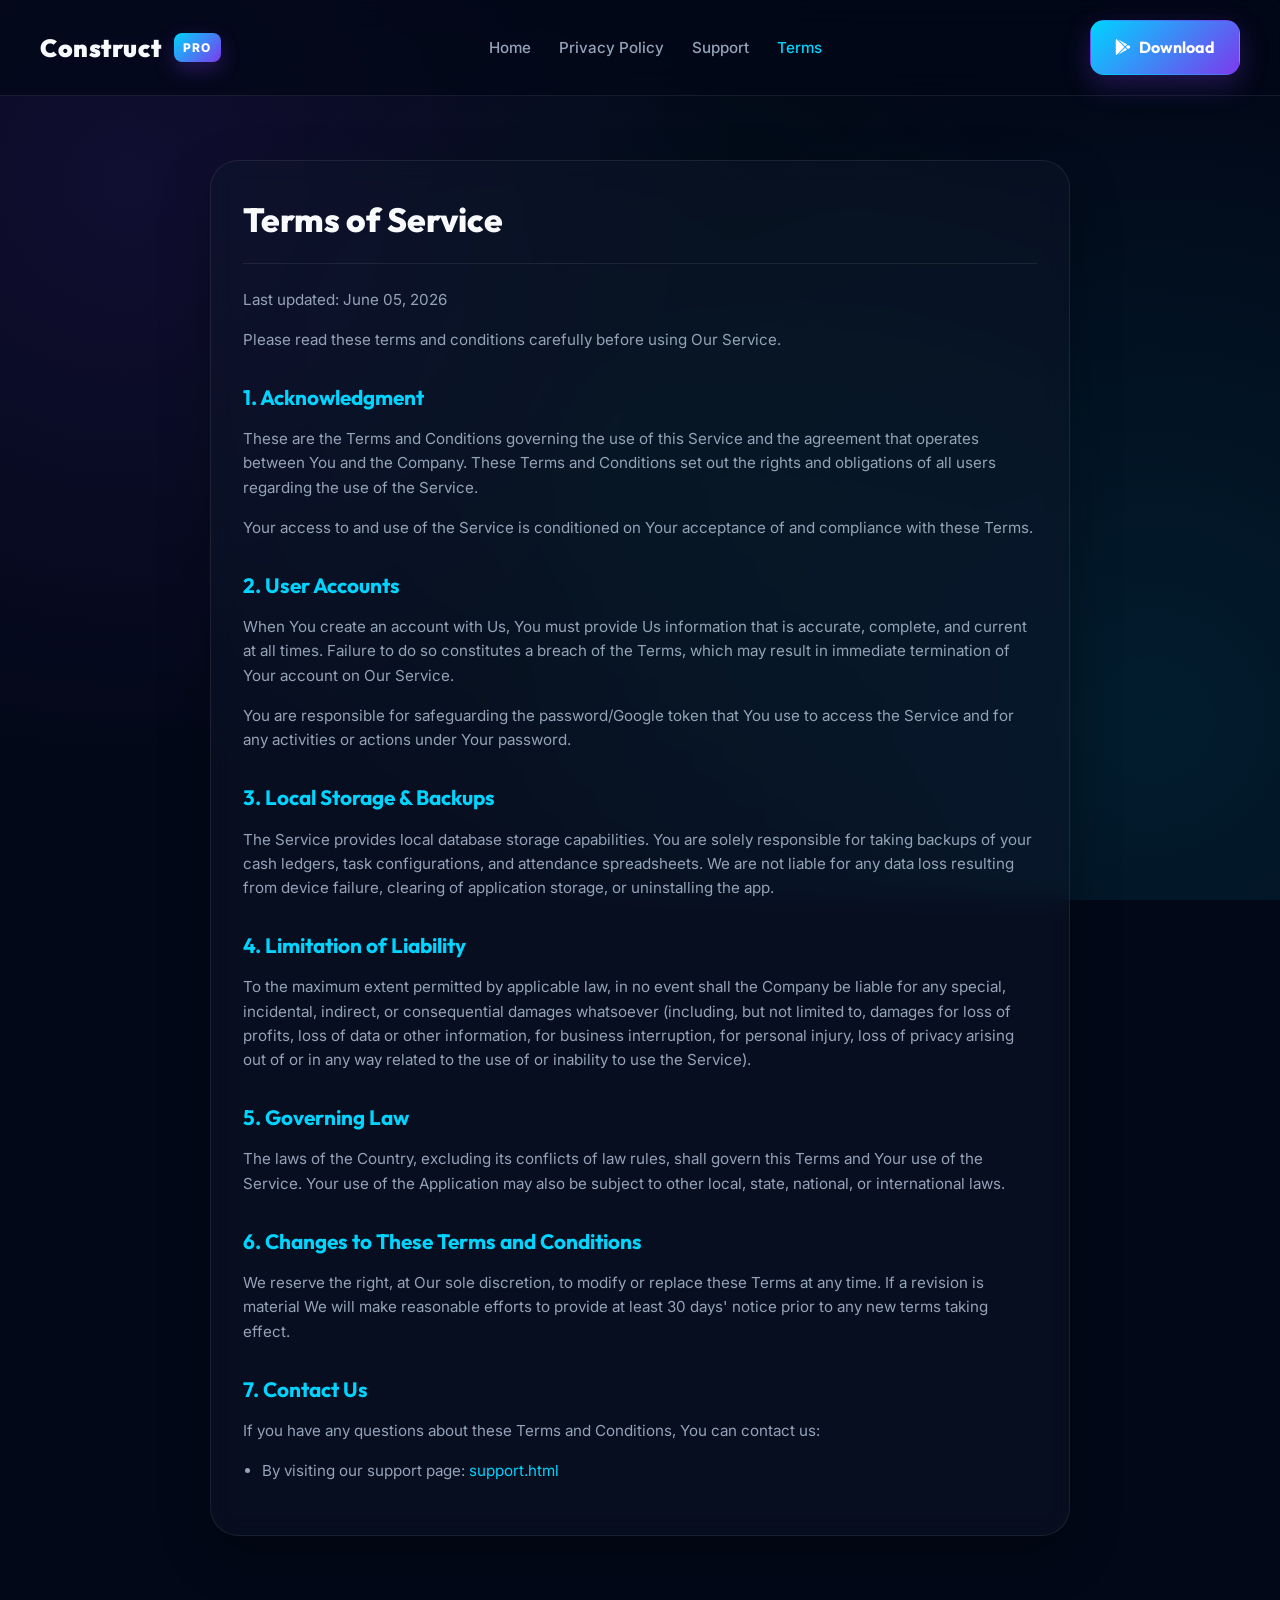
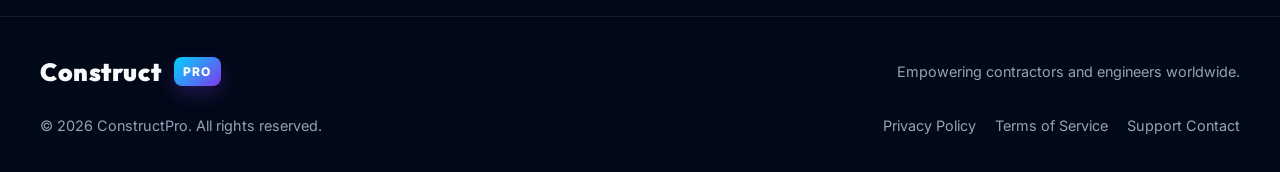
<file: docs/terms.html>
<!DOCTYPE html>
<html lang="en">
<head>
    <meta charset="UTF-8">
    <meta name="viewport" content="width=device-width, initial-scale=1.0">
    <title>Terms of Service - ConstructPro</title>
    <link rel="stylesheet" href="style.css">
    <link rel="stylesheet" href="https://cdnjs.cloudflare.com/ajax/libs/font-awesome/6.4.0/css/all.min.css">
</head>
<body>

    <!-- Header / Navigation -->
    <header>
        <div class="nav-container">
            <a href="index.html" class="logo-section">
                <span class="logo-text">Construct</span>
                <span class="logo-badge">PRO</span>
            </a>
            <ul class="nav-links">
                <li><a href="index.html">Home</a></li>
                <li><a href="privacy.html">Privacy Policy</a></li>
                <li><a href="support.html">Support</a></li>
                <li><a href="terms.html" class="active">Terms</a></li>
            </ul>
            <a href="https://play.google.com/store/apps/details?id=com.aistudio.constructpro.kgrmqd" class="btn btn-primary" target="_blank">
                <i class="fa-brands fa-google-play"></i> Download
            </a>
        </div>
    </header>

    <!-- Content Container -->
    <main class="doc-container">
        <h1>Terms of Service</h1>
        <div class="doc-content">
            <p>Last updated: June 05, 2026</p>
            <p>Please read these terms and conditions carefully before using Our Service.</p>

            <h2>1. Acknowledgment</h2>
            <p>
                These are the Terms and Conditions governing the use of this Service and the agreement that operates between You and the Company. These Terms and Conditions set out the rights and obligations of all users regarding the use of the Service.
            </p>
            <p>
                Your access to and use of the Service is conditioned on Your acceptance of and compliance with these Terms.
            </p>

            <h2>2. User Accounts</h2>
            <p>
                When You create an account with Us, You must provide Us information that is accurate, complete, and current at all times. Failure to do so constitutes a breach of the Terms, which may result in immediate termination of Your account on Our Service.
            </p>
            <p>
                You are responsible for safeguarding the password/Google token that You use to access the Service and for any activities or actions under Your password.
            </p>

            <h2>3. Local Storage & Backups</h2>
            <p>
                The Service provides local database storage capabilities. You are solely responsible for taking backups of your cash ledgers, task configurations, and attendance spreadsheets. We are not liable for any data loss resulting from device failure, clearing of application storage, or uninstalling the app.
            </p>

            <h2>4. Limitation of Liability</h2>
            <p>
                To the maximum extent permitted by applicable law, in no event shall the Company be liable for any special, incidental, indirect, or consequential damages whatsoever (including, but not limited to, damages for loss of profits, loss of data or other information, for business interruption, for personal injury, loss of privacy arising out of or in any way related to the use of or inability to use the Service).
            </p>

            <h2>5. Governing Law</h2>
            <p>
                The laws of the Country, excluding its conflicts of law rules, shall govern this Terms and Your use of the Service. Your use of the Application may also be subject to other local, state, national, or international laws.
            </p>

            <h2>6. Changes to These Terms and Conditions</h2>
            <p>
                We reserve the right, at Our sole discretion, to modify or replace these Terms at any time. If a revision is material We will make reasonable efforts to provide at least 30 days' notice prior to any new terms taking effect.
            </p>

            <h2>7. Contact Us</h2>
            <p>If you have any questions about these Terms and Conditions, You can contact us:</p>
            <ul>
                <li>By visiting our support page: <a href="support.html" style="color: var(--accent-cyan);">support.html</a></li>
            </ul>
        </div>
    </main>

    <!-- Footer -->
    <footer>
        <div class="footer-container">
            <div class="footer-top">
                <a href="index.html" class="logo-section">
                    <span class="logo-text">Construct</span>
                    <span class="logo-badge">PRO</span>
                </a>
                <span style="color: #94A3B8; font-size: 0.9rem;">Empowering contractors and engineers worldwide.</span>
            </div>
            <div class="footer-bottom">
                <p>&copy; 2026 ConstructPro. All rights reserved.</p>
                <div class="footer-bottom-links">
                    <a href="privacy.html">Privacy Policy</a>
                    <a href="terms.html">Terms of Service</a>
                    <a href="support.html">Support Contact</a>
                </div>
            </div>
        </div>
    </footer>

</body>
</html>
</file>
<file: docs/style.css>
@import url('https://fonts.googleapis.com/css2?family=Inter:wght@300;400;500;600;700&family=Outfit:wght@400;600;800;900&display=swap');

:root {
    --bg-dark: #020817;
    --bg-card: rgba(15, 23, 42, 0.45);
    --bg-card-strong: rgba(15, 23, 42, 0.72);
    --border-color: rgba(255, 255, 255, 0.08);
    --accent-cyan: #00D4FF;
    --accent-violet: #7C3AED;
    --accent-green: #00FF87;
    --accent-pink: #EC4899;
    --text-primary: #F8FAFC;
    --text-secondary: #94A3B8;
    --shadow: 0 18px 50px rgba(0,0,0,0.28);
    --radius-xl: 28px;
    --radius-lg: 24px;
    --radius-md: 18px;
    --max-width: 1200px;
}

* {
    margin: 0;
    padding: 0;
    box-sizing: border-box;
}

html {
    scroll-behavior: smooth;
}

body {
    background-color: var(--bg-dark);
    background-image:
        radial-gradient(circle at 10% 20%, rgba(124, 58, 237, 0.12) 0%, transparent 45%),
        radial-gradient(circle at 90% 80%, rgba(0, 212, 255, 0.1) 0%, transparent 50%),
        radial-gradient(circle at 50% 50%, rgba(0, 255, 135, 0.05) 0%, transparent 60%);
    background-attachment: fixed;
    color: var(--text-primary);
    font-family: 'Inter', sans-serif;
    line-height: 1.6;
    overflow-x: hidden;
    min-height: 100vh;
}

a {
    color: inherit;
    text-decoration: none;
}

img {
    max-width: 100%;
    display: block;
}

ul {
    list-style: none;
}

section {
    padding: 88px 0;
}

/* Header & Nav */
header {
    width: 100%;
    padding: 1.25rem 1.5rem;
    position: sticky;
    top: 0;
    z-index: 100;
    backdrop-filter: blur(16px);
    -webkit-backdrop-filter: blur(16px);
    border-bottom: 1px solid var(--border-color);
    background: rgba(2, 8, 23, 0.72);
}

.nav-container {
    max-width: var(--max-width);
    margin: 0 auto;
    display: flex;
    justify-content: space-between;
    align-items: center;
    gap: 1.5rem;
}

.logo-section {
    display: flex;
    align-items: center;
    gap: 0.75rem;
    text-decoration: none;
    flex-shrink: 0;
}

.logo-text {
    font-family: 'Outfit', sans-serif;
    font-weight: 900;
    font-size: 1.55rem;
    color: var(--text-primary);
    letter-spacing: 0.5px;
}

.logo-badge {
    background: linear-gradient(135deg, var(--accent-cyan), var(--accent-violet));
    color: white;
    font-size: 0.75rem;
    font-weight: 800;
    padding: 0.3rem 0.6rem;
    border-radius: 8px;
    letter-spacing: 1px;
    box-shadow: 0 8px 20px rgba(124, 58, 237, 0.28);
}

.nav-links {
    display: flex;
    gap: 1.75rem;
    list-style: none;
    align-items: center;
    flex-wrap: wrap;
    justify-content: center;
}

.nav-links a {
    color: var(--text-secondary);
    text-decoration: none;
    font-weight: 500;
    font-size: 0.95rem;
    transition: color 0.25s ease, transform 0.25s ease;
}

.nav-links a:hover,
.nav-links a.active {
    color: var(--accent-cyan);
}

.nav-links a:hover {
    transform: translateY(-1px);
}

/* Buttons */
.btn {
    display: inline-flex;
    align-items: center;
    justify-content: center;
    gap: 0.5rem;
    padding: 0.85rem 1.5rem;
    border-radius: 14px;
    font-weight: 700;
    text-decoration: none;
    transition: all 0.28s ease;
    cursor: pointer;
    font-family: 'Outfit', sans-serif;
    border: 1px solid transparent;
    white-space: nowrap;
}

.btn-primary {
    background: linear-gradient(135deg, var(--accent-cyan), var(--accent-violet));
    color: white;
    box-shadow: 0 10px 28px rgba(124, 58, 237, 0.28);
}

.btn-primary:hover {
    transform: translateY(-2px);
    box-shadow: 0 14px 34px rgba(124, 58, 237, 0.38);
}

.btn-secondary {
    background: rgba(255, 255, 255, 0.03);
    color: var(--text-primary);
    border-color: var(--border-color);
}

.btn-secondary:hover {
    background: rgba(255, 255, 255, 0.08);
    border-color: rgba(0, 212, 255, 0.38);
    transform: translateY(-2px);
}

.btn-lg {
    padding: 1rem 1.7rem;
    border-radius: 16px;
}

/* Hero Section */
.hero {
    max-width: var(--max-width);
    margin: 0 auto;
    padding: 4rem 1.5rem 2rem;
    display: grid;
    grid-template-columns: 1.2fr 0.8fr;
    gap: 3.5rem;
    align-items: center;
    min-height: 78vh;
}

.hero-content h1 {
    font-family: 'Outfit', sans-serif;
    font-size: clamp(2.7rem, 5vw, 4.6rem);
    font-weight: 900;
    line-height: 1.05;
    margin-bottom: 1.2rem;
    letter-spacing: -0.04em;
    background: linear-gradient(135deg, #FFF 35%, var(--accent-cyan) 68%, var(--accent-violet));
    -webkit-background-clip: text;
    -webkit-text-fill-color: transparent;
}

.hero-content p {
    font-size: 1.08rem;
    color: var(--text-secondary);
    margin-bottom: 1.8rem;
    max-width: 60ch;
    line-height: 1.8;
}

.hero-actions {
    display: flex;
    gap: 1rem;
    flex-wrap: wrap;
}

.hero-preview {
    display: flex;
    justify-content: center;
    position: relative;
}

.device-mockup {
    width: min(100%, 320px);
    min-height: 600px;
    border-radius: 40px;
    border: 8px solid rgba(255, 255, 255, 0.14);
    background: var(--bg-dark);
    box-shadow: 0 25px 50px -12px rgba(0, 0, 0, 0.8);
    position: relative;
    overflow: hidden;
    display: flex;
    flex-direction: column;
}

.device-screen-mock {
    width: 100%;
    min-height: 100%;
    background: radial-gradient(circle at 50% 10%, #0d1b2a, #020817);
    padding: 2rem 1.5rem;
    display: flex;
    flex-direction: column;
    align-items: center;
}

.device-logo {
    width: 70px;
    height: 70px;
    border-radius: 20px;
    background: rgba(255, 255, 255, 0.05);
    border: 1px solid rgba(255, 255, 255, 0.1);
    display: flex;
    align-items: center;
    justify-content: center;
    margin-bottom: 0.8rem;
}

/* Shared section styles */
.section-header {
    text-align: center;
    margin-bottom: 3rem;
    padding: 0 1.5rem;
}

.section-header h2 {
    font-family: 'Outfit', sans-serif;
    font-size: clamp(2rem, 3vw, 3rem);
    font-weight: 800;
    line-height: 1.08;
    margin-bottom: 0.9rem;
    letter-spacing: -0.03em;
}

.section-header p {
    color: var(--text-secondary);
    font-size: 1.03rem;
    line-height: 1.8;
    max-width: 760px;
    margin: 0 auto;
}

/* Overview / Stats / Security / FAQ / Details / Workflow */
.overview-section,
.stats-section,
.features-section,
.details-section,
.workflow-section,
.security-section,
.faq-section,
.download-section {
    max-width: var(--max-width);
    margin: 0 auto;
    padding-left: 1.5rem;
    padding-right: 1.5rem;
}

.overview-grid,
.stats-grid,
.details-grid,
.workflow-grid,
.security-grid,
.faq-grid {
    display: grid;
    grid-template-columns: repeat(auto-fit, minmax(250px, 1fr));
    gap: 1.25rem;
}

.overview-card,
.stat-card,
.details-card,
.workflow-step,
.security-card,
.faq-item,
.download-box {
    background: var(--bg-card);
    border: 1px solid var(--border-color);
    border-radius: var(--radius-xl);
    padding: 1.6rem;
    backdrop-filter: blur(12px);
    -webkit-backdrop-filter: blur(12px);
    box-shadow: var(--shadow);
}

.overview-card h3,
.stat-card h3,
.details-card h3,
.workflow-step h3,
.security-card h3,
.faq-item h3 {
    font-family: 'Outfit', sans-serif;
    font-size: 1.15rem;
    font-weight: 700;
    margin-bottom: 0.7rem;
}

.overview-card p,
.stat-card p,
.details-card p,
.workflow-step p,
.security-card p,
.faq-item p {
    color: var(--text-secondary);
    font-size: 0.95rem;
    line-height: 1.7;
}

/* Overview cards */
.overview-card i,
.security-card i {
    font-size: 1.7rem;
    margin-bottom: 1rem;
    color: var(--accent-cyan);
}

/* Stats cards */
.stats-grid {
    grid-template-columns: repeat(auto-fit, minmax(220px, 1fr));
}

.stat-card h3 {
    font-size: 1.18rem;
}

/* Features Grid */
.features-section {
    padding-top: 2rem;
}

.features-grid {
    display: grid;
    grid-template-columns: repeat(auto-fit, minmax(290px, 1fr));
    gap: 1.25rem;
}

.feature-card {
    background: var(--bg-card);
    border: 1px solid var(--border-color);
    border-radius: 24px;
    padding: 1.8rem;
    backdrop-filter: blur(12px);
    -webkit-backdrop-filter: blur(12px);
    transition: transform 0.3s ease, border-color 0.3s ease, box-shadow 0.3s ease;
    box-shadow: var(--shadow);
}

.feature-card:hover {
    transform: translateY(-4px);
    border-color: rgba(0, 212, 255, 0.45);
    box-shadow: 0 12px 35px rgba(0, 212, 255, 0.08);
}

.feature-card.violet {
    background: linear-gradient(180deg, rgba(124, 58, 237, 0.20), rgba(15, 23, 42, 0.45));
}

.feature-card.green {
    background: linear-gradient(180deg, rgba(0, 255, 135, 0.14), rgba(15, 23, 42, 0.45));
}

.feature-card.pink {
    background: linear-gradient(180deg, rgba(236, 72, 153, 0.14), rgba(15, 23, 42, 0.45));
}

.feature-icon-box {
    width: 56px;
    height: 56px;
    border-radius: 16px;
    display: flex;
    align-items: center;
    justify-content: center;
    margin-bottom: 1.1rem;
    background: rgba(0, 212, 255, 0.1);
    color: var(--accent-cyan);
    flex-shrink: 0;
}

.feature-card.violet .feature-icon-box {
    background: rgba(124, 58, 237, 0.15);
    color: var(--accent-violet);
}

.feature-card.green .feature-icon-box {
    background: rgba(0, 255, 135, 0.12);
    color: var(--accent-green);
}

.feature-card.pink .feature-icon-box {
    background: rgba(236, 72, 153, 0.12);
    color: var(--accent-pink);
}

.feature-card h3 {
    font-family: 'Outfit', sans-serif;
    font-size: 1.28rem;
    font-weight: 700;
    margin-bottom: 0.8rem;
}

.feature-card p {
    color: var(--text-secondary);
    font-size: 0.95rem;
    line-height: 1.7;
}

/* Details cards */
.details-card h3 {
    display: flex;
    align-items: center;
    gap: 0.6rem;
    font-size: 1.05rem;
}

.details-card h3 i {
    color: var(--accent-cyan);
}

.details-card ul {
    margin-top: 0.9rem;
    display: grid;
    gap: 0.55rem;
}

.details-card li {
    position: relative;
    padding-left: 1.2rem;
    color: var(--text-secondary);
    line-height: 1.65;
}

.details-card li::before {
    content: "•";
    position: absolute;
    left: 0;
    top: 0;
    color: var(--accent-green);
    font-weight: 900;
}

/* Workflow */
.workflow-number {
    display: inline-flex;
    align-items: center;
    justify-content: center;
    width: 46px;
    height: 46px;
    border-radius: 14px;
    margin-bottom: 1rem;
    font-family: 'Outfit', sans-serif;
    font-weight: 800;
    color: #fff;
    background: linear-gradient(135deg, var(--accent-cyan), var(--accent-violet));
    box-shadow: 0 10px 24px rgba(124, 58, 237, 0.25);
}

.workflow-step h3 {
    margin-bottom: 0.55rem;
}

/* Security */
.security-card {
    text-align: left;
}

.security-card i {
    font-size: 1.8rem;
    color: var(--accent-green);
}

/* FAQ */
.faq-item h3 {
    font-size: 1.03rem;
}

.faq-item p {
    margin-top: 0.5rem;
}

/* Download CTA */
.download-box {
    text-align: center;
    padding: 2rem 1.5rem;
    background: linear-gradient(180deg, rgba(0, 212, 255, 0.08), rgba(15, 23, 42, 0.45));
}

.download-box h2 {
    font-family: 'Outfit', sans-serif;
    font-size: clamp(1.7rem, 2.6vw, 2.6rem);
    font-weight: 800;
    margin-bottom: 0.8rem;
    letter-spacing: -0.03em;
}

.download-box p {
    color: var(--text-secondary);
    margin: 0 auto 1.4rem;
    max-width: 700px;
    line-height: 1.8;
}

/* Footer */
footer {
    width: 100%;
    border-top: 1px solid var(--border-color);
    padding: 2.2rem 1.5rem;
    margin-top: 5rem;
    background: rgba(2, 8, 23, 0.9);
}

.footer-container {
    max-width: var(--max-width);
    margin: 0 auto;
    display: flex;
    flex-direction: column;
    gap: 1.4rem;
}

.footer-top {
    display: flex;
    justify-content: space-between;
    align-items: center;
    gap: 1rem;
    flex-wrap: wrap;
}

.footer-bottom {
    display: flex;
    justify-content: space-between;
    gap: 1rem;
    color: var(--text-secondary);
    font-size: 0.9rem;
    flex-wrap: wrap;
    align-items: center;
}

.footer-bottom-links {
    display: flex;
    gap: 1.2rem;
    flex-wrap: wrap;
}

.footer-bottom-links a {
    color: var(--text-secondary);
    transition: color 0.25s ease;
}

.footer-bottom-links a:hover {
    color: var(--accent-cyan);
}

/* Doc pages support if used */
.doc-container {
    max-width: 860px;
    margin: 4rem auto;
    padding: 2rem;
    background: var(--bg-card);
    border: 1px solid var(--border-color);
    border-radius: var(--radius-xl);
    backdrop-filter: blur(12px);
    -webkit-backdrop-filter: blur(12px);
    box-shadow: var(--shadow);
}

.doc-container h1 {
    font-family: 'Outfit', sans-serif;
    font-size: 2.1rem;
    font-weight: 800;
    margin-bottom: 1.5rem;
    border-bottom: 1px solid var(--border-color);
    padding-bottom: 1rem;
}

.doc-content h2 {
    font-family: 'Outfit', sans-serif;
    font-size: 1.3rem;
    font-weight: 700;
    margin-top: 1.8rem;
    margin-bottom: 0.8rem;
    color: var(--accent-cyan);
}

.doc-content p {
    color: var(--text-secondary);
    margin-bottom: 1rem;
    font-size: 0.95rem;
}

.doc-content ul {
    margin-left: 1.2rem;
    margin-bottom: 1.2rem;
    color: var(--text-secondary);
    font-size: 0.95rem;
    list-style: disc;
}

.doc-content li {
    margin-bottom: 0.5rem;
}

/* Support form */
.support-form {
    display: flex;
    flex-direction: column;
    gap: 1.2rem;
    margin-top: 1.8rem;
}

.form-group {
    display: flex;
    flex-direction: column;
    gap: 0.45rem;
}

.form-group label {
    font-weight: 600;
    font-size: 0.9rem;
    color: var(--text-primary);
}

.form-group input,
.form-group textarea {
    background: rgba(255, 255, 255, 0.03);
    border: 1px solid var(--border-color);
    border-radius: 12px;
    padding: 0.85rem 0.95rem;
    color: var(--text-primary);
    font-family: inherit;
    transition: all 0.25s ease;
}

.form-group input:focus,
.form-group textarea:focus {
    outline: none;
    border-color: var(--accent-cyan);
    background: rgba(255, 255, 255, 0.06);
}

/* Responsive */
@media (max-width: 1024px) {
    .hero {
        grid-template-columns: 1fr;
        text-align: center;
        gap: 2.5rem;
        min-height: auto;
        padding-top: 3rem;
    }

    .hero-content p {
        margin-left: auto;
        margin-right: auto;
    }

    .hero-actions {
        justify-content: center;
    }

    .hero-preview {
        order: -1;
    }
}

@media (max-width: 768px) {
    .nav-container {
        flex-wrap: wrap;
        justify-content: center;
    }

    .nav-links {
        display: none;
    }

    .section-header {
        margin-bottom: 2.2rem;
    }

    .overview-grid,
    .stats-grid,
    .features-grid,
    .details-grid,
    .workflow-grid,
    .security-grid,
    .faq-grid {
        grid-template-columns: 1fr;
    }

    section {
        padding: 72px 0;
    }

    .footer-top,
    .footer-bottom {
        flex-direction: column;
        align-items: center;
        text-align: center;
    }

    .btn,
    .btn-lg {
        width: 100%;
    }

    .hero-actions {
        flex-direction: column;
        align-items: stretch;
    }

    .device-mockup {
        width: min(100%, 350px);
        min-height: 560px;
    }

    .device-screen-mock {
        padding: 1.6rem 1.2rem;
    }
}

@media (max-width: 480px) {
    header {
        padding: 1rem 1rem;
    }

    .hero {
        padding: 2.2rem 1rem 1rem;
    }

    .overview-section,
    .stats-section,
    .features-section,
    .details-section,
    .workflow-section,
    .security-section,
    .faq-section,
    .download-section {
        padding-left: 1rem;
        padding-right: 1rem;
    }

    .section-header {
        padding: 0 0.2rem;
    }

    .feature-card,
    .overview-card,
    .stat-card,
    .details-card,
    .workflow-step,
    .security-card,
    .faq-item,
    .download-box {
        padding: 1.25rem;
        border-radius: 22px;
    }

    .hero-content h1 {
        font-size: clamp(2.2rem, 10vw, 3rem);
    }

    .hero-content p,
    .section-header p,
    .download-box p {
        font-size: 0.98rem;
    }

    .device-mockup {
        min-height: 520px;
    }
}
</file>
